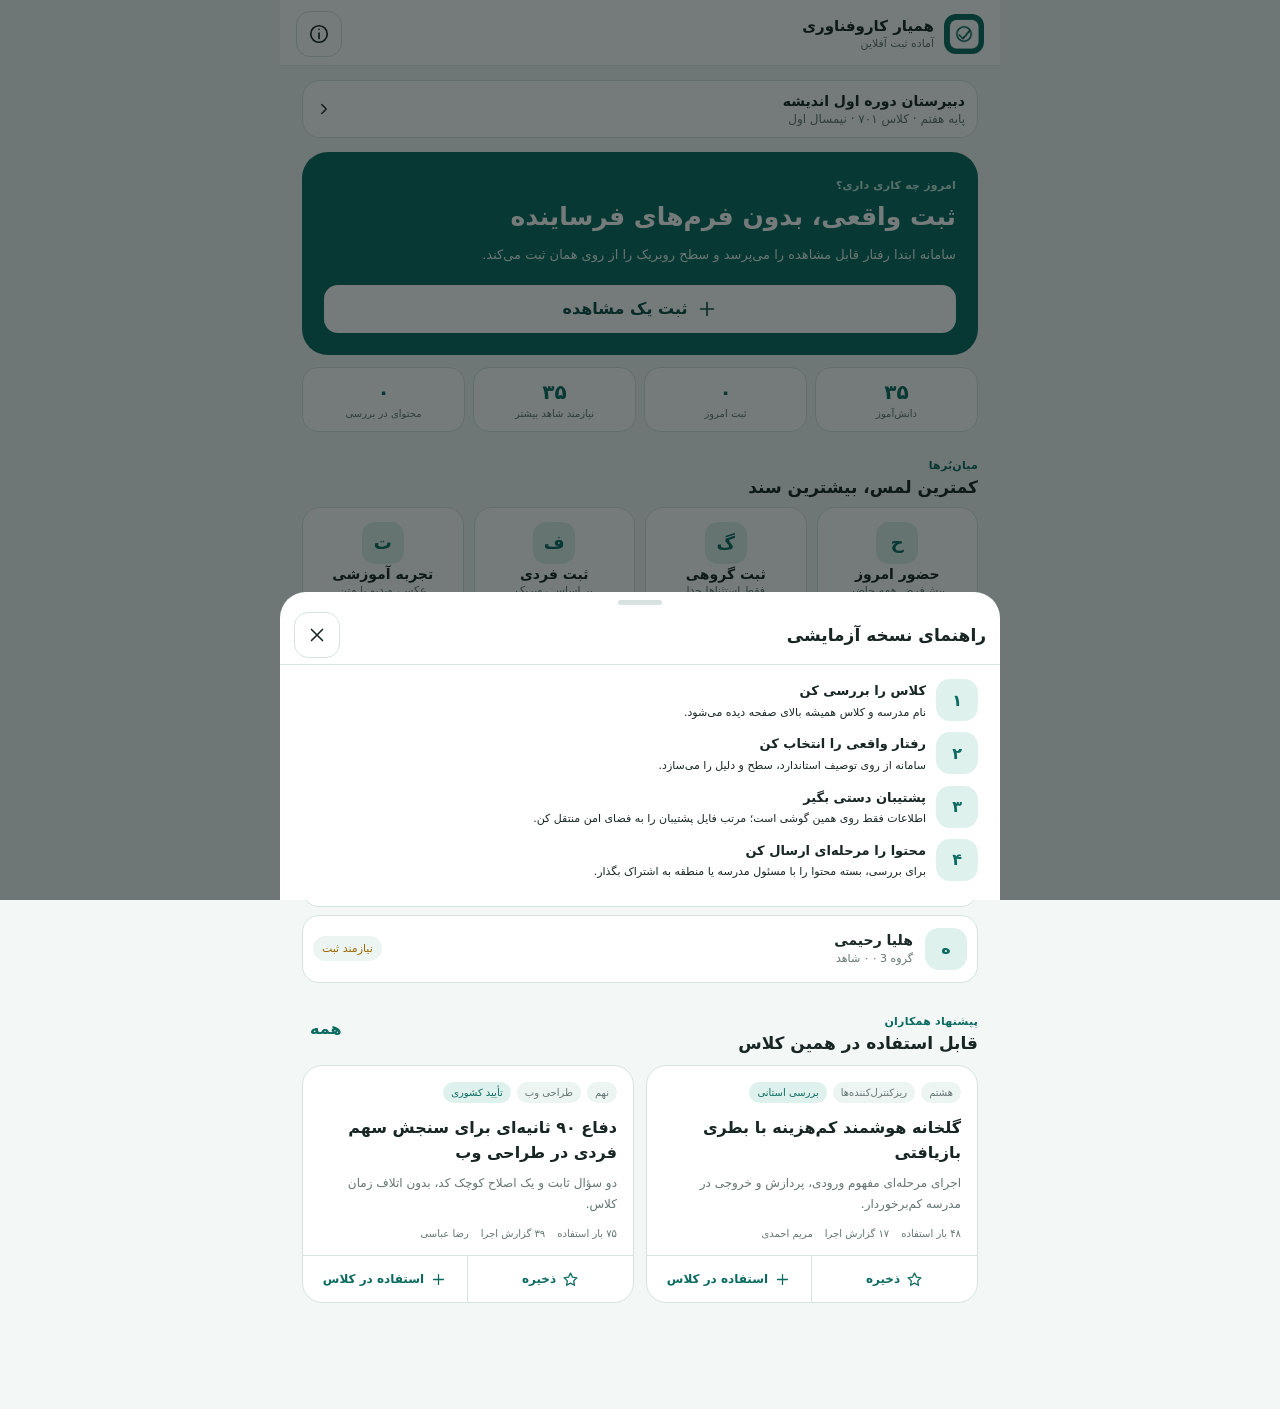
<file: index.html>
<!doctype html>
<html lang="fa" dir="rtl">
<head>
  <meta charset="utf-8">
  <meta name="viewport" content="width=device-width,initial-scale=1,viewport-fit=cover,maximum-scale=1,user-scalable=no">
  <meta name="theme-color" content="#0b6b61">
  <meta name="color-scheme" content="light dark">
  <meta name="description" content="سامانه موبایلی آفلاین ثبت فرایند، ارزشیابی و هم‌افزایی معلمان کاروفناوری">
  <meta name="mobile-web-app-capable" content="yes">
  <meta name="apple-mobile-web-app-capable" content="yes">
  <meta name="apple-mobile-web-app-status-bar-style" content="default">
  <meta name="apple-mobile-web-app-title" content="همیار کاروفناوری">
  <title>همیار کاروفناوری</title>
  <link rel="manifest" href="manifest.webmanifest">
  <link rel="icon" href="assets/icon-192.png" sizes="192x192">
  <link rel="apple-touch-icon" href="assets/apple-touch-icon.png">
  <link rel="stylesheet" href="styles.css">
</head>
<body>
  <noscript>برای اجرای سامانه، جاوااسکریپت مرورگر باید فعال باشد.</noscript>
  <div id="app"><div class="boot"><img src="assets/icon-192.png" alt=""><strong>همیار کاروفناوری</strong><span>در حال آماده‌سازی اطلاعات محلی…</span></div></div>
  <div id="toast" class="toast" role="status" aria-live="polite"></div>
  <input id="file-import" type="file" accept="application/json,.json,.karo" hidden>
  <div id="modal-root"></div>
  <script type="module" src="js/app.js"></script>
</body>
</html>
</file>
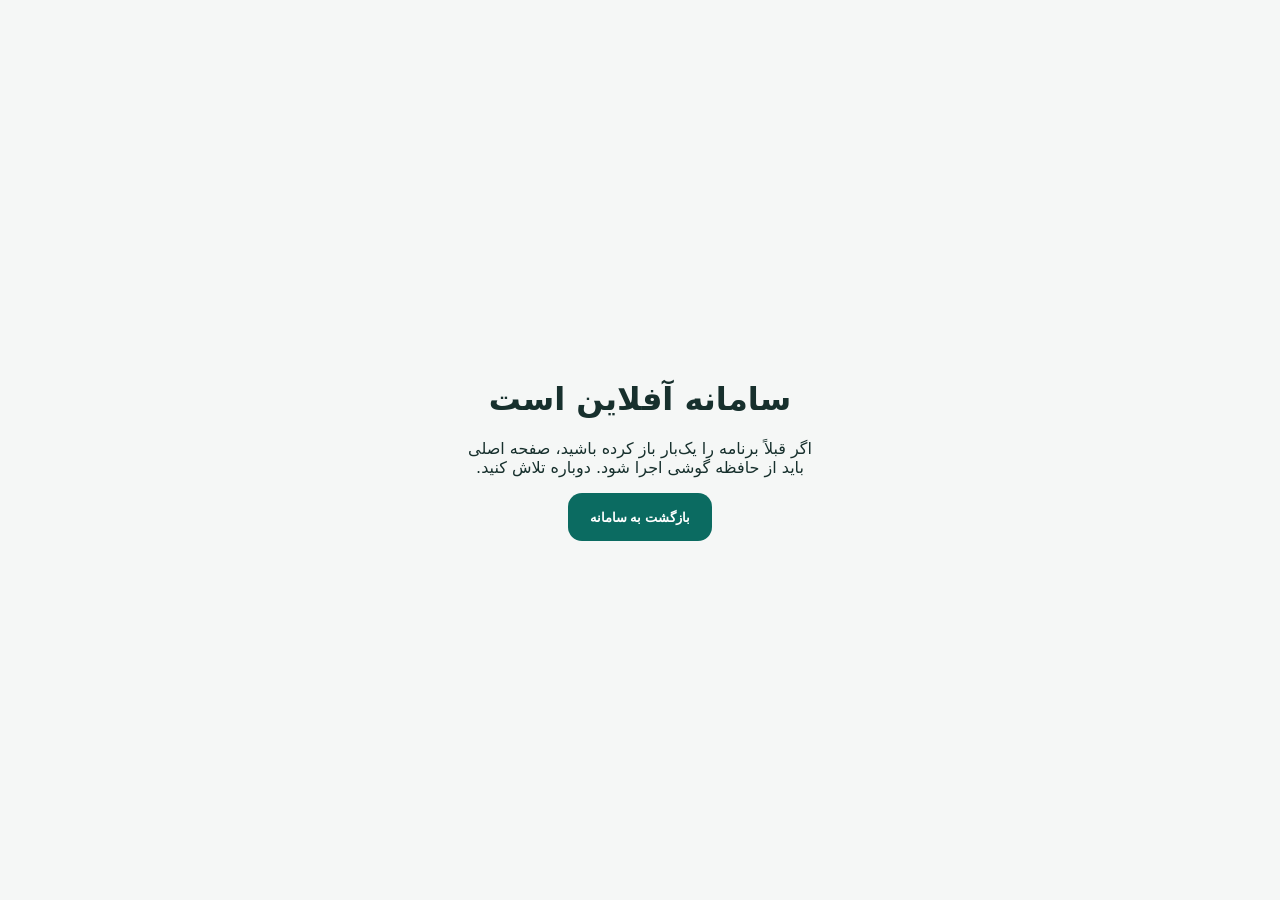
<file: offline.html>
<!doctype html><html lang="fa" dir="rtl"><head><meta charset="utf-8"><meta name="viewport" content="width=device-width,initial-scale=1"><title>آفلاین</title><style>body{font-family:system-ui,sans-serif;display:grid;place-items:center;min-height:100vh;margin:0;background:#f5f7f6;color:#17302d}.box{max-width:360px;padding:24px;text-align:center}button{min-height:48px;border:0;border-radius:14px;background:#0b6b61;color:#fff;padding:0 22px;font-weight:700}</style></head><body><div class="box"><h1>سامانه آفلاین است</h1><p>اگر قبلاً برنامه را یک‌بار باز کرده باشید، صفحه اصلی باید از حافظه گوشی اجرا شود. دوباره تلاش کنید.</p><button onclick="location.href='./'">بازگشت به سامانه</button></div></body></html>
</file>
<file: styles.css>
:root{
  --bg:#f3f7f6;--surface:#fff;--surface-2:#edf5f3;--text:#172523;--muted:#647572;--line:#d7e3e0;
  --primary:#0b6b61;--primary-2:#0e8275;--primary-soft:#dff1ed;--accent:#f1a33b;--danger:#b42318;--danger-soft:#ffebe8;
  --success:#137a42;--warning:#9a6700;--shadow:0 10px 30px rgba(18,45,40,.08);--radius:20px;--radius-sm:14px;
  --safe-bottom:env(safe-area-inset-bottom,0px);--safe-top:env(safe-area-inset-top,0px);font-family:Tahoma,"Segoe UI",system-ui,sans-serif;
}
@media (prefers-color-scheme:dark){:root:not([data-theme="light"]){--bg:#0e1716;--surface:#15211f;--surface-2:#1c2c29;--text:#f4f8f7;--muted:#a2b3af;--line:#2c403c;--primary:#38b7a5;--primary-2:#62cbbb;--primary-soft:#183a35;--shadow:none;--danger-soft:#3f201f}}
:root[data-theme="dark"]{--bg:#0e1716;--surface:#15211f;--surface-2:#1c2c29;--text:#f4f8f7;--muted:#a2b3af;--line:#2c403c;--primary:#38b7a5;--primary-2:#62cbbb;--primary-soft:#183a35;--shadow:none;--danger-soft:#3f201f}
*{box-sizing:border-box}html{background:var(--bg);-webkit-text-size-adjust:100%;scroll-behavior:smooth}body{margin:0;background:var(--bg);color:var(--text);min-width:300px;overscroll-behavior-y:none}button,input,select,textarea{font:inherit;color:inherit}button{cursor:pointer;-webkit-tap-highlight-color:transparent}button:focus-visible,input:focus-visible,select:focus-visible,textarea:focus-visible{outline:3px solid color-mix(in srgb,var(--primary) 55%,white);outline-offset:2px}svg{width:22px;height:22px;fill:none;stroke:currentColor;stroke-width:1.8;stroke-linecap:round;stroke-linejoin:round}.boot{min-height:100dvh;display:grid;place-content:center;justify-items:center;gap:12px;color:var(--muted)}.boot img{width:76px;height:76px}.boot strong{font-size:20px;color:var(--text)}
.app-shell{width:min(100%,720px);margin:auto;min-height:100dvh;padding-bottom:calc(82px + var(--safe-bottom))}.topbar{height:calc(66px + var(--safe-top));padding:calc(10px + var(--safe-top)) 16px 8px;display:flex;align-items:center;justify-content:space-between;background:color-mix(in srgb,var(--bg) 91%,transparent);backdrop-filter:blur(12px);position:sticky;top:0;z-index:30;border-bottom:1px solid color-mix(in srgb,var(--line) 72%,transparent)}.brand{display:flex;align-items:center;gap:10px}.brand img{width:40px;height:40px;border-radius:12px}.brand span{display:grid;gap:2px}.brand b{font-size:15px}.brand small{font-size:11px;color:var(--muted)}.icon-button{width:46px;height:46px;border:1px solid var(--line);border-radius:14px;background:var(--surface);display:grid;place-items:center;color:var(--text)}main{padding:14px 14px 24px;min-height:70dvh}.context-pill{width:100%;min-height:58px;padding:8px 12px;border:1px solid var(--line);border-radius:18px;background:var(--surface);display:flex;align-items:center;justify-content:space-between;text-align:right;margin-bottom:14px;box-shadow:var(--shadow)}.context-pill span{display:grid;gap:3px}.context-pill b{font-size:14px}.context-pill small{color:var(--muted);font-size:12px}.context-pill svg{width:18px;height:18px}
.bottom-nav{position:fixed;z-index:40;bottom:0;left:50%;transform:translateX(-50%);width:min(100%,720px);height:calc(72px + var(--safe-bottom));padding:6px 6px var(--safe-bottom);display:grid;grid-template-columns:repeat(5,1fr);background:color-mix(in srgb,var(--surface) 94%,transparent);backdrop-filter:blur(16px);border-top:1px solid var(--line)}.bottom-nav button{min-height:58px;border:0;background:transparent;color:var(--muted);display:grid;place-items:center;align-content:center;gap:3px;border-radius:14px}.bottom-nav button.active{color:var(--primary);background:var(--primary-soft)}.bottom-nav svg{width:23px;height:23px}.bottom-nav span{font-size:11px;font-weight:700}
.hero-card,.community-hero{background:linear-gradient(145deg,var(--primary),#164b45);color:white;padding:22px;border-radius:26px;display:grid;gap:18px;box-shadow:var(--shadow)}.hero-card h1,.community-hero h1{margin:6px 0 8px;font-size:25px;line-height:1.45}.hero-card p,.community-hero p{margin:0;line-height:1.8;color:#e5f5f2;font-size:13px}.eyebrow{font-size:11px;font-weight:800;letter-spacing:.02em;color:var(--primary)}.hero-card .eyebrow,.community-hero .eyebrow{color:#bfe7e0}.primary-button,.ghost-button,.danger-button,.text-button{min-height:48px;border-radius:14px;padding:0 16px;border:0;font-weight:800;display:inline-flex;align-items:center;justify-content:center;gap:8px}.primary-button{background:var(--primary);color:#fff}.hero-card .primary-button,.community-hero .primary-button{background:#fff;color:#104f48}.ghost-button{background:var(--surface-2);color:var(--text)}.danger-button{background:var(--danger-soft);color:var(--danger)}.text-button{background:transparent;color:var(--primary);padding:0 8px}.wide{width:100%}.stat-grid{display:grid;grid-template-columns:repeat(4,1fr);gap:8px;margin:12px 0}.stat-grid article{background:var(--surface);border:1px solid var(--line);border-radius:16px;padding:12px 6px;text-align:center;display:grid;gap:4px}.stat-grid b{font-size:20px;color:var(--primary)}.stat-grid span{font-size:10px;color:var(--muted)}.section{margin-top:22px}.section-head{display:flex;justify-content:space-between;align-items:flex-end;margin-bottom:10px}.section-head h2{margin:4px 0 0;font-size:17px}.action-grid,.assessment-mode-grid{display:grid;grid-template-columns:repeat(2,1fr);gap:10px}.action-grid button,.assessment-mode-grid button{min-height:104px;border:1px solid var(--line);border-radius:18px;background:var(--surface);padding:14px;text-align:right;display:grid;grid-template-columns:42px 1fr;grid-template-rows:auto auto;gap:2px 10px;align-items:center}.action-grid b,.assessment-mode-grid b{font-size:14px}.action-grid small,.assessment-mode-grid small{color:var(--muted);font-size:11px}.action-icon,.assessment-mode-grid button>span{grid-row:1/3;width:42px;height:42px;border-radius:13px;background:var(--primary-soft);color:var(--primary);display:grid;place-items:center;font-weight:900;font-size:18px}.student-list{display:grid;gap:8px}.student-row{width:100%;min-height:68px;border:1px solid var(--line);border-radius:17px;background:var(--surface);padding:9px 10px;display:grid;grid-template-columns:44px 1fr auto;gap:10px;align-items:center;text-align:right}.avatar{width:42px;height:42px;border-radius:14px;background:var(--primary-soft);color:var(--primary);display:grid;place-items:center;font-weight:900}.avatar.big{width:72px;height:72px;border-radius:23px;font-size:25px}.student-row>span:nth-child(2){display:grid;gap:4px}.student-row b{font-size:14px}.student-row small{font-size:11px;color:var(--muted)}.status,.score-badge{font-size:11px;border-radius:999px;padding:6px 9px;background:var(--surface-2);white-space:nowrap}.status.ok{color:var(--success)}.status.warn{color:var(--warning)}.score-badge{font-size:14px;font-weight:900;color:var(--primary)}
.page-head{padding:8px 4px 14px}.page-head h1{margin:6px 0;font-size:25px}.page-head p{margin:0;color:var(--muted);font-size:13px;line-height:1.8}.segmented,.tab-strip{display:flex;gap:4px;padding:4px;background:var(--surface-2);border-radius:15px;overflow:auto;scrollbar-width:none;margin-bottom:12px}.segmented button,.tab-strip button{flex:1;min-width:max-content;min-height:42px;border:0;border-radius:11px;background:transparent;color:var(--muted);font-weight:700;padding:0 14px}.segmented button.active,.tab-strip button.active{background:var(--surface);color:var(--primary);box-shadow:0 2px 8px rgba(0,0,0,.05)}.search-wrap{position:relative;margin-bottom:10px}.search-wrap input{width:100%;height:50px;border:1px solid var(--line);border-radius:15px;background:var(--surface);padding:0 14px 0 45px}.clear-search{position:absolute;left:5px;top:5px;width:40px;height:40px;border:0;background:transparent;color:var(--muted);font-size:22px}.assessment-mode-grid{grid-template-columns:repeat(3,1fr)}.assessment-mode-grid button{display:flex;flex-direction:column;text-align:center;justify-content:center;min-height:126px;padding:10px;gap:5px}.assessment-mode-grid button>span{grid-row:auto}.timeline{display:grid;gap:8px}.timeline>button{min-height:66px;border:1px solid var(--line);border-radius:16px;background:var(--surface);display:grid;grid-template-columns:76px 1fr auto;align-items:center;text-align:right;padding:9px;gap:8px}.timeline>button>span{font-size:11px;color:var(--muted)}.timeline>button div{display:grid;gap:4px}.timeline>button b{font-size:13px}.timeline>button small{font-size:11px;color:var(--muted);line-height:1.5}.timeline>button strong{color:var(--primary)}
.community-hero{border-radius:24px}.content-feed{display:grid;gap:12px;margin-top:12px}.content-card{border:1px solid var(--line);border-radius:20px;background:var(--surface);overflow:hidden}.content-main{width:100%;border:0;background:transparent;padding:16px;text-align:right}.content-meta{display:flex;flex-wrap:wrap;gap:6px}.content-meta span{font-size:10px;padding:5px 8px;border-radius:999px;background:var(--surface-2);color:var(--muted)}.content-meta .verified{background:var(--primary-soft);color:var(--primary)}.content-main h3{margin:12px 0 7px;font-size:16px;line-height:1.6}.content-main p{margin:0;color:var(--muted);font-size:12px;line-height:1.8}.content-stats{display:flex;gap:12px;margin-top:12px;color:var(--muted);font-size:10px}.content-actions{display:grid;grid-template-columns:1fr 1fr;border-top:1px solid var(--line)}.content-actions button{min-height:46px;border:0;background:transparent;color:var(--primary);font-size:12px;font-weight:800;display:flex;align-items:center;justify-content:center;gap:6px}.content-actions button+button{border-right:1px solid var(--line)}.content-actions svg{width:17px;height:17px}.content-actions.full{margin-top:16px;border:1px solid var(--line);border-radius:14px;overflow:hidden}.mission-card{margin-top:12px;border-radius:18px;background:linear-gradient(135deg,#fff2d9,var(--surface));border:1px solid #f0d69e;padding:14px;display:grid;grid-template-columns:42px 1fr auto;align-items:center;gap:10px;color:var(--text)}.mission-card>span{width:42px;height:42px;border-radius:14px;background:#fff1c9;color:#aa6c00;display:grid;place-items:center}.mission-card b{font-size:13px}.mission-card p{margin:4px 0 0;font-size:11px;color:var(--muted)}.mission-card button{border:0;border-radius:11px;min-height:38px;background:#a66900;color:#fff;font-weight:800}.notice{border:1px solid var(--line);border-radius:16px;padding:13px;background:var(--surface-2);display:grid;gap:4px;margin:12px 0}.notice b{font-size:13px}.notice span{font-size:11px;color:var(--muted);line-height:1.7}.notice.warn{background:#fff8e6;border-color:#e8cf8f;color:#664500}.settings-list{display:grid;gap:8px}.settings-list>button{width:100%;min-height:72px;border:1px solid var(--line);border-radius:17px;background:var(--surface);padding:10px;display:grid;grid-template-columns:44px 1fr 20px;gap:10px;align-items:center;text-align:right}.settings-list>button>span:first-child{width:42px;height:42px;border-radius:13px;background:var(--primary-soft);color:var(--primary);display:grid;place-items:center}.settings-list>button div{display:grid;gap:4px}.settings-list b{font-size:14px}.settings-list small{font-size:11px;color:var(--muted)}.settings-list .danger-row>span:first-child{background:var(--danger-soft);color:var(--danger)}.version{text-align:center;color:var(--muted);font-size:10px;padding:24px 0}
.toast{position:fixed;z-index:100;left:50%;bottom:calc(88px + var(--safe-bottom));transform:translate(-50%,18px);width:min(calc(100% - 32px),460px);background:#172523;color:#fff;border-radius:14px;padding:13px 16px;text-align:center;font-size:12px;opacity:0;pointer-events:none;transition:.2s}.toast.show{opacity:1;transform:translate(-50%,0)}.toast[data-type="success"]{background:#116b3a}.toast[data-type="error"]{background:#9f241a}.modal-backdrop{position:fixed;inset:0;background:rgba(4,15,13,.55);z-index:70;backdrop-filter:blur(3px)}.sheet{position:fixed;z-index:71;bottom:0;left:50%;transform:translateX(-50%);width:min(100%,720px);max-height:94dvh;background:var(--surface);border-radius:26px 26px 0 0;box-shadow:0 -12px 40px rgba(0,0,0,.2);overflow:hidden;animation:sheetIn .22s ease-out}.sheet-handle{width:44px;height:5px;border-radius:9px;background:var(--line);margin:8px auto 0}.sheet header{height:60px;padding:6px 14px;display:flex;align-items:center;justify-content:space-between;border-bottom:1px solid var(--line)}.sheet header h2{font-size:17px;margin:0}.sheet-body{padding:14px 14px calc(18px + var(--safe-bottom));overflow:auto;max-height:calc(94dvh - 73px);overscroll-behavior:contain}.field{display:grid;gap:7px;margin-bottom:14px}.field label{font-size:12px;font-weight:800}.field input,.field select,.field textarea,.review-box textarea{width:100%;min-height:50px;border:1px solid var(--line);border-radius:14px;background:var(--surface);padding:11px 12px}.field textarea,.review-box textarea{min-height:96px;resize:vertical;line-height:1.7}.two-col{display:grid;grid-template-columns:1fr 1fr;gap:10px}.radio-cards{display:grid;grid-template-columns:1fr 1fr;gap:8px}.radio-cards label{position:relative}.radio-cards input{position:absolute;opacity:0}.radio-cards span{min-height:50px;border:1px solid var(--line);border-radius:14px;display:grid;place-items:center;background:var(--surface);font-size:12px}.radio-cards input:checked+span{border-color:var(--primary);background:var(--primary-soft);color:var(--primary)}.modal-actions{display:flex;justify-content:space-between;gap:8px;margin-top:16px}.modal-actions>*{flex:1}.stepper{display:flex;align-items:center;justify-content:center;margin:2px 0 18px}.stepper span{width:32px;height:32px;border-radius:50%;background:var(--surface-2);color:var(--muted);display:grid;place-items:center;font-weight:900}.stepper span.done{background:var(--primary);color:#fff}.stepper i{width:58px;height:2px;background:var(--line)}.choice-grid{display:flex;flex-wrap:wrap;gap:7px}.choice-grid button{min-height:42px;border:1px solid var(--line);border-radius:999px;background:var(--surface);padding:0 12px;font-size:11px}.choice-grid button.active{border-color:var(--primary);background:var(--primary-soft);color:var(--primary)}.choice-grid.compact button{min-height:38px}.prompt{border-radius:16px;background:var(--primary-soft);padding:12px;display:grid;gap:4px;color:var(--primary);margin-bottom:14px}.prompt small{font-size:10px}.prompt b{font-size:13px}.question-title{font-size:14px;margin:18px 0 9px}.category-grid{display:grid;grid-template-columns:1fr 1fr;gap:8px}.category-grid button{min-height:126px;border:1px solid var(--line);border-radius:17px;background:var(--surface);padding:12px;display:grid;gap:5px;text-align:right}.category-grid button>span{font-size:24px}.category-grid b{font-size:12px}.category-grid small{font-size:10px;color:var(--muted);line-height:1.6}.category-grid button.active,.criterion-grid button.active{border-color:var(--primary);background:var(--primary-soft)}.criterion-grid{display:grid;gap:8px}.criterion-grid button{min-height:86px;border:1px solid var(--line);border-radius:16px;background:var(--surface);padding:12px;text-align:right;display:grid;gap:5px}.criterion-grid b{font-size:13px}.criterion-grid small{font-size:10px;color:var(--muted);line-height:1.6}.criterion-grid em{font-style:normal;font-size:10px;color:var(--primary)}.behavior-grid{display:grid;gap:8px}.level-card{min-height:104px;border:1px solid var(--line);border-radius:17px;background:var(--surface);padding:11px;display:grid;grid-template-columns:42px 1fr;gap:10px;text-align:right}.level-card>span{width:42px;height:42px;border-radius:14px;background:var(--surface-2);display:grid;place-items:center;font-weight:900}.level-card div{display:grid;gap:4px}.level-card b{font-size:13px}.level-card p{margin:0;font-size:11px;line-height:1.7;color:var(--muted)}.level-card small{font-size:10px;color:var(--muted)}.level-card.active{border-color:var(--primary);background:var(--primary-soft)}.level-card.active>span{background:var(--primary);color:#fff}.evidence-grid{display:grid;grid-template-columns:1fr 1fr;gap:8px}.evidence-grid button{min-height:96px;border:1px solid var(--line);border-radius:16px;background:var(--surface);padding:10px;display:grid;gap:3px;text-align:right}.evidence-grid span{font-size:22px}.evidence-grid b{font-size:11px}.evidence-grid small{font-size:9px;line-height:1.5;color:var(--muted)}.evidence-grid button.active{border-color:var(--primary);background:var(--primary-soft)}.reason-preview{border-right:4px solid var(--primary);background:var(--surface-2);border-radius:12px;padding:12px;margin-top:14px}.reason-preview small{color:var(--primary);font-weight:800}.reason-preview p{font-size:11px;line-height:1.8;margin:5px 0 0}.exceptions{border:1px solid var(--line);border-radius:15px;padding:10px;margin-top:12px}.exceptions summary{font-weight:800;font-size:12px}.exceptions summary span{background:var(--primary);color:#fff;border-radius:999px;padding:2px 7px}.exceptions>p{font-size:10px;color:var(--muted)}.exception-row{min-height:52px;border-top:1px solid var(--line);display:grid;grid-template-columns:1fr 145px;align-items:center;gap:8px}.exception-row span{font-size:11px}.exception-row select{min-height:40px;border:1px solid var(--line);border-radius:10px;background:var(--surface)}
.attendance-list{display:grid;gap:8px;margin:10px 0 16px}.attendance-list>div{min-height:68px;border-bottom:1px solid var(--line);display:grid;grid-template-columns:1fr auto;align-items:center;gap:8px}.attendance-list>div>span{font-size:12px}.mini-segment{display:flex;background:var(--surface-2);border-radius:10px;padding:3px}.mini-segment label{position:relative}.mini-segment input{position:absolute;opacity:0}.mini-segment span{min-height:36px;padding:0 8px;border-radius:8px;display:grid;place-items:center;font-size:10px}.mini-segment input:checked+span{background:var(--surface);color:var(--primary);font-weight:800}.media-uploader{border:1px dashed var(--primary);border-radius:17px;padding:13px;background:var(--primary-soft);display:grid;gap:10px}.media-uploader>div:first-child{display:grid;gap:4px}.media-uploader b{font-size:12px}.media-uploader small{font-size:10px;color:var(--muted)}.upload-button{min-height:46px;border-radius:13px;background:var(--primary);color:#fff;display:flex;align-items:center;justify-content:center;gap:8px;font-size:12px;font-weight:800}.upload-button input{display:none}.pending-media{display:grid;gap:5px}.pending-media span{font-size:10px;background:var(--surface);border-radius:9px;padding:7px}.privacy-check{display:grid;grid-template-columns:22px 1fr;align-items:start;gap:7px;margin:14px 0;font-size:10px;line-height:1.7}.privacy-check input{width:20px;height:20px}.workflow-note{font-size:10px;line-height:1.8;color:var(--muted);background:var(--surface-2);border-radius:13px;padding:11px}.workflow{background:#fff1c9!important;color:#825a00!important}.workflow.published{background:var(--primary-soft)!important;color:var(--primary)!important}.media-gallery{display:grid;grid-template-columns:repeat(2,1fr);gap:8px;margin:14px 0}.media-gallery button{border:0;padding:0;background:transparent;border-radius:14px;overflow:hidden}.media-gallery img,.media-gallery video{width:100%;max-height:260px;object-fit:cover;border-radius:14px;background:#000}.content-detail h2{font-size:21px;line-height:1.55}.content-detail .lead{font-size:13px;color:var(--muted);line-height:1.8}.rich-text{font-size:12px;line-height:2;background:var(--surface-2);border-radius:15px;padding:13px}.audit-flow{margin-top:18px}.audit-flow h3{font-size:14px}.audit-flow>div{border-right:3px solid var(--line);padding:7px 12px;display:grid;grid-template-columns:1fr auto;gap:4px}.audit-flow span,.audit-flow b{font-size:11px}.audit-flow small{grid-column:1/-1;font-size:10px;color:var(--muted)}.review-box{margin-top:15px;border:1px solid var(--line);border-radius:16px;padding:10px}.review-box>div{display:grid;grid-template-columns:1fr 1fr;gap:8px;margin-top:8px}.evidence-detail{text-align:center}.score-circle{width:86px;height:86px;border-radius:50%;background:var(--primary);color:#fff;display:grid;place-items:center;margin:auto;font-size:28px;font-weight:900}.evidence-detail p{font-size:12px;line-height:1.9;background:var(--primary-soft);border-radius:15px;padding:13px;text-align:right}.evidence-detail dl,.storage-meter+dl{display:grid;grid-template-columns:120px 1fr;text-align:right;font-size:11px}.evidence-detail dt,.evidence-detail dd,.storage-meter+dl dt,.storage-meter+dl dd{margin:0;padding:9px;border-bottom:1px solid var(--line)}.evidence-detail dt,.storage-meter+dl dt{color:var(--muted)}.student-profile{text-align:center;margin-bottom:14px}.student-profile .avatar{margin:auto}.student-profile h3{margin:9px 0 3px}.student-profile p{margin:0;color:var(--muted);font-size:11px}.radio-list{display:grid;gap:8px}.radio-list label{position:relative}.radio-list input{position:absolute;opacity:0}.radio-list span{min-height:68px;border:1px solid var(--line);border-radius:15px;padding:10px 13px;display:grid;align-content:center;gap:4px}.radio-list b{font-size:12px}.radio-list small{font-size:10px;color:var(--muted)}.radio-list input:checked+span{border-color:var(--primary);background:var(--primary-soft)}.storage-meter{height:12px;background:var(--surface-2);border-radius:99px;overflow:hidden}.storage-meter div{height:100%;background:var(--primary);border-radius:99px}.help-steps{display:grid;gap:10px}.help-steps>div{display:grid;grid-template-columns:42px 1fr;gap:10px;align-items:start}.help-steps>div>span{width:42px;height:42px;border-radius:14px;background:var(--primary-soft);color:var(--primary);display:grid;place-items:center;font-weight:900}.help-steps p{margin:0;font-size:11px;line-height:1.8}.help-steps b{display:block;font-size:13px}.empty{border:1px dashed var(--line);border-radius:18px;padding:28px;text-align:center;color:var(--muted);font-size:12px;margin-top:12px}.loading{text-align:center;padding:30px;color:var(--muted)}
@keyframes sheetIn{from{transform:translate(-50%,35px);opacity:.8}to{transform:translate(-50%,0);opacity:1}}@media(max-width:360px){main{padding-inline:10px}.hero-card,.community-hero{padding:18px}.hero-card h1,.community-hero h1{font-size:22px}.stat-grid{grid-template-columns:repeat(2,1fr)}.assessment-mode-grid{grid-template-columns:1fr 1fr}.assessment-mode-grid button:last-child{grid-column:1/-1;min-height:92px}.category-grid,.evidence-grid{grid-template-columns:1fr}.two-col{grid-template-columns:1fr}.content-stats{flex-wrap:wrap}.exception-row{grid-template-columns:1fr 120px}.mini-segment span{padding:0 6px;font-size:9px}.attendance-list>div{grid-template-columns:1fr}.bottom-nav span{font-size:10px}}
@media(min-width:600px){main{padding-inline:22px}.action-grid{grid-template-columns:repeat(4,1fr)}.action-grid button{grid-template-columns:1fr;text-align:center;justify-items:center;grid-template-rows:auto auto auto}.action-icon{grid-row:auto}.content-feed{grid-template-columns:1fr 1fr}.sheet-body{padding-inline:22px}}
@media(prefers-reduced-motion:reduce){*{scroll-behavior:auto!important;animation:none!important;transition:none!important}}.lite *{box-shadow:none!important;backdrop-filter:none!important;animation:none!important;transition:none!important}.lite .topbar,.lite .bottom-nav{background:var(--surface)}.lite .hero-card,.lite .community-hero{background:var(--primary)}
@media print{.topbar,.bottom-nav,.context-pill,.primary-button,.ghost-button,.text-button{display:none!important}.app-shell{max-width:none;padding:0}main{padding:0}.content-card,.student-row{break-inside:avoid}}
.report-table-wrap{overflow:auto;border:1px solid var(--line);border-radius:15px;margin:12px 0;max-height:55dvh}.report-table{border-collapse:collapse;min-width:650px;width:100%;font-size:10px;background:var(--surface)}.report-table th,.report-table td{padding:9px 8px;border-bottom:1px solid var(--line);border-left:1px solid var(--line);text-align:center}.report-table th:first-child,.report-table td:first-child{position:sticky;right:0;background:var(--surface);text-align:right;min-width:150px}.report-table thead th{position:sticky;top:0;background:var(--surface-2);z-index:2}.report-table thead th:first-child{z-index:3}
</file>
